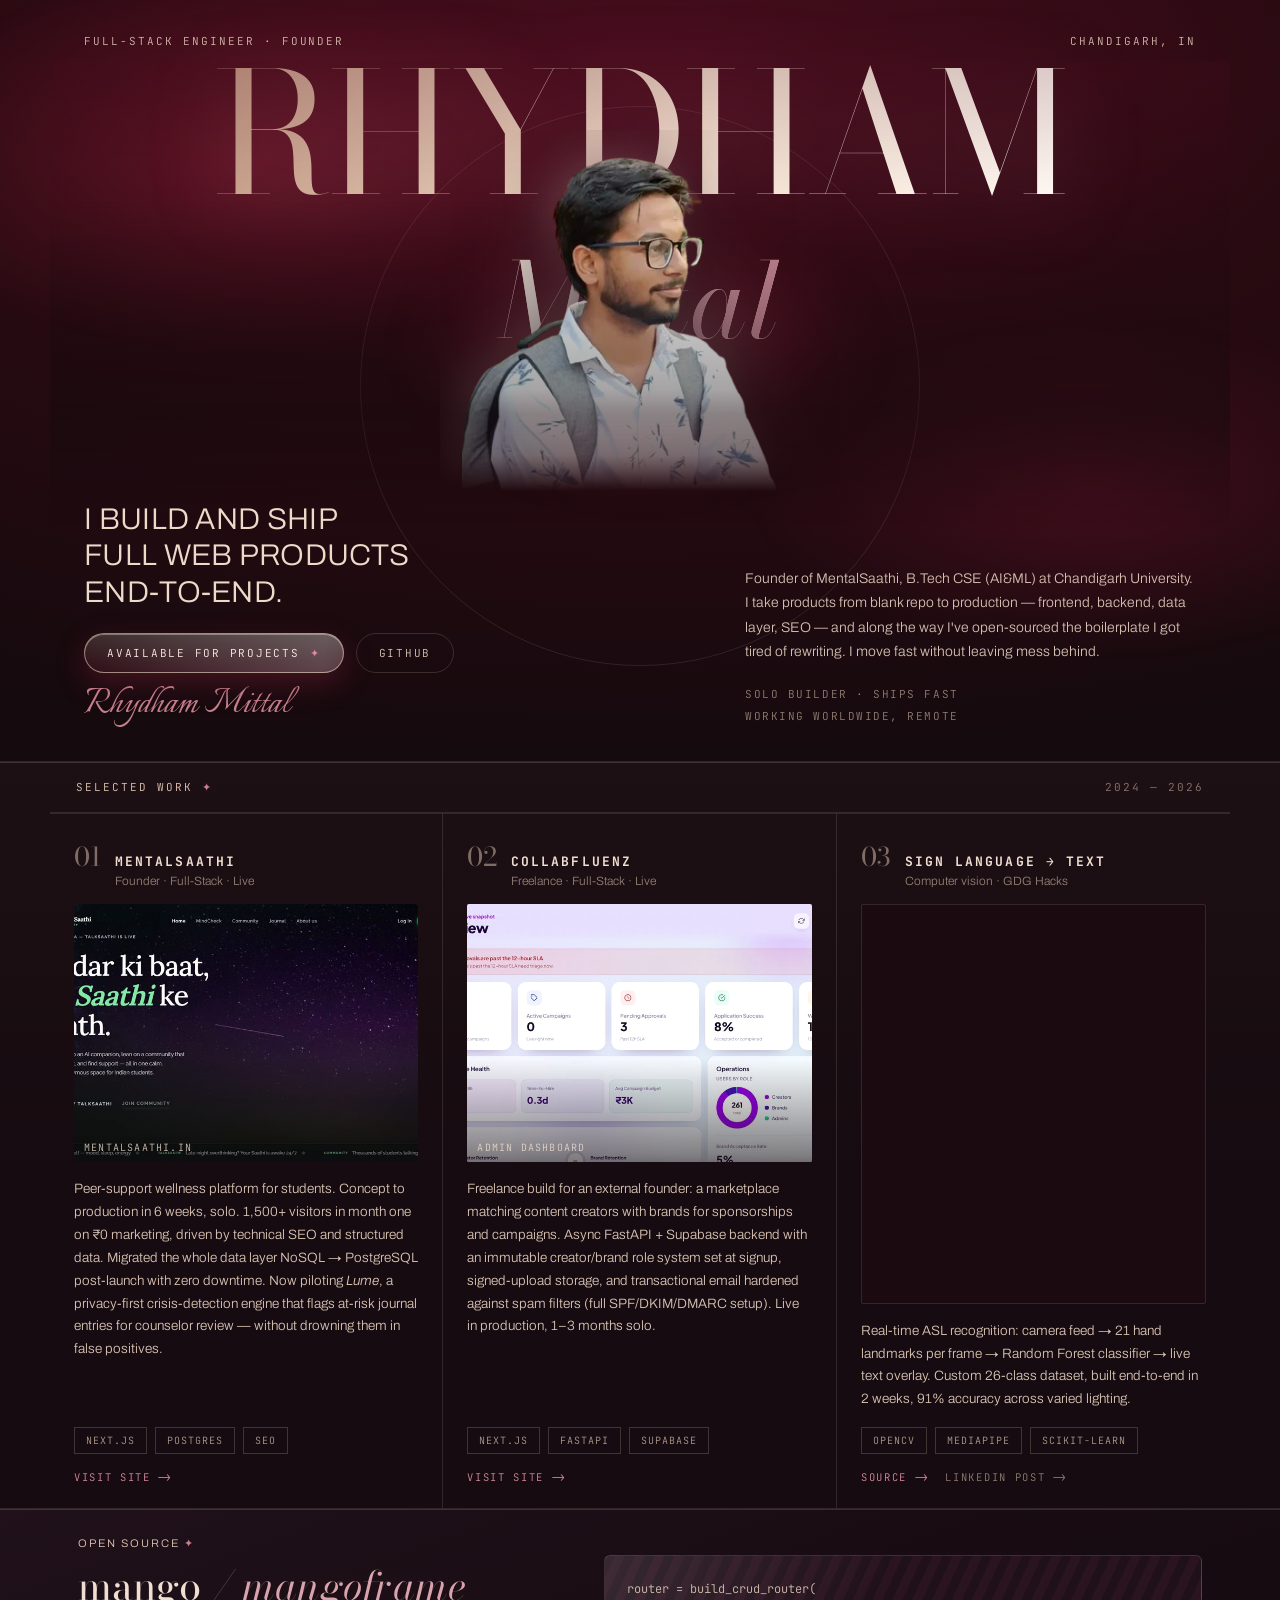
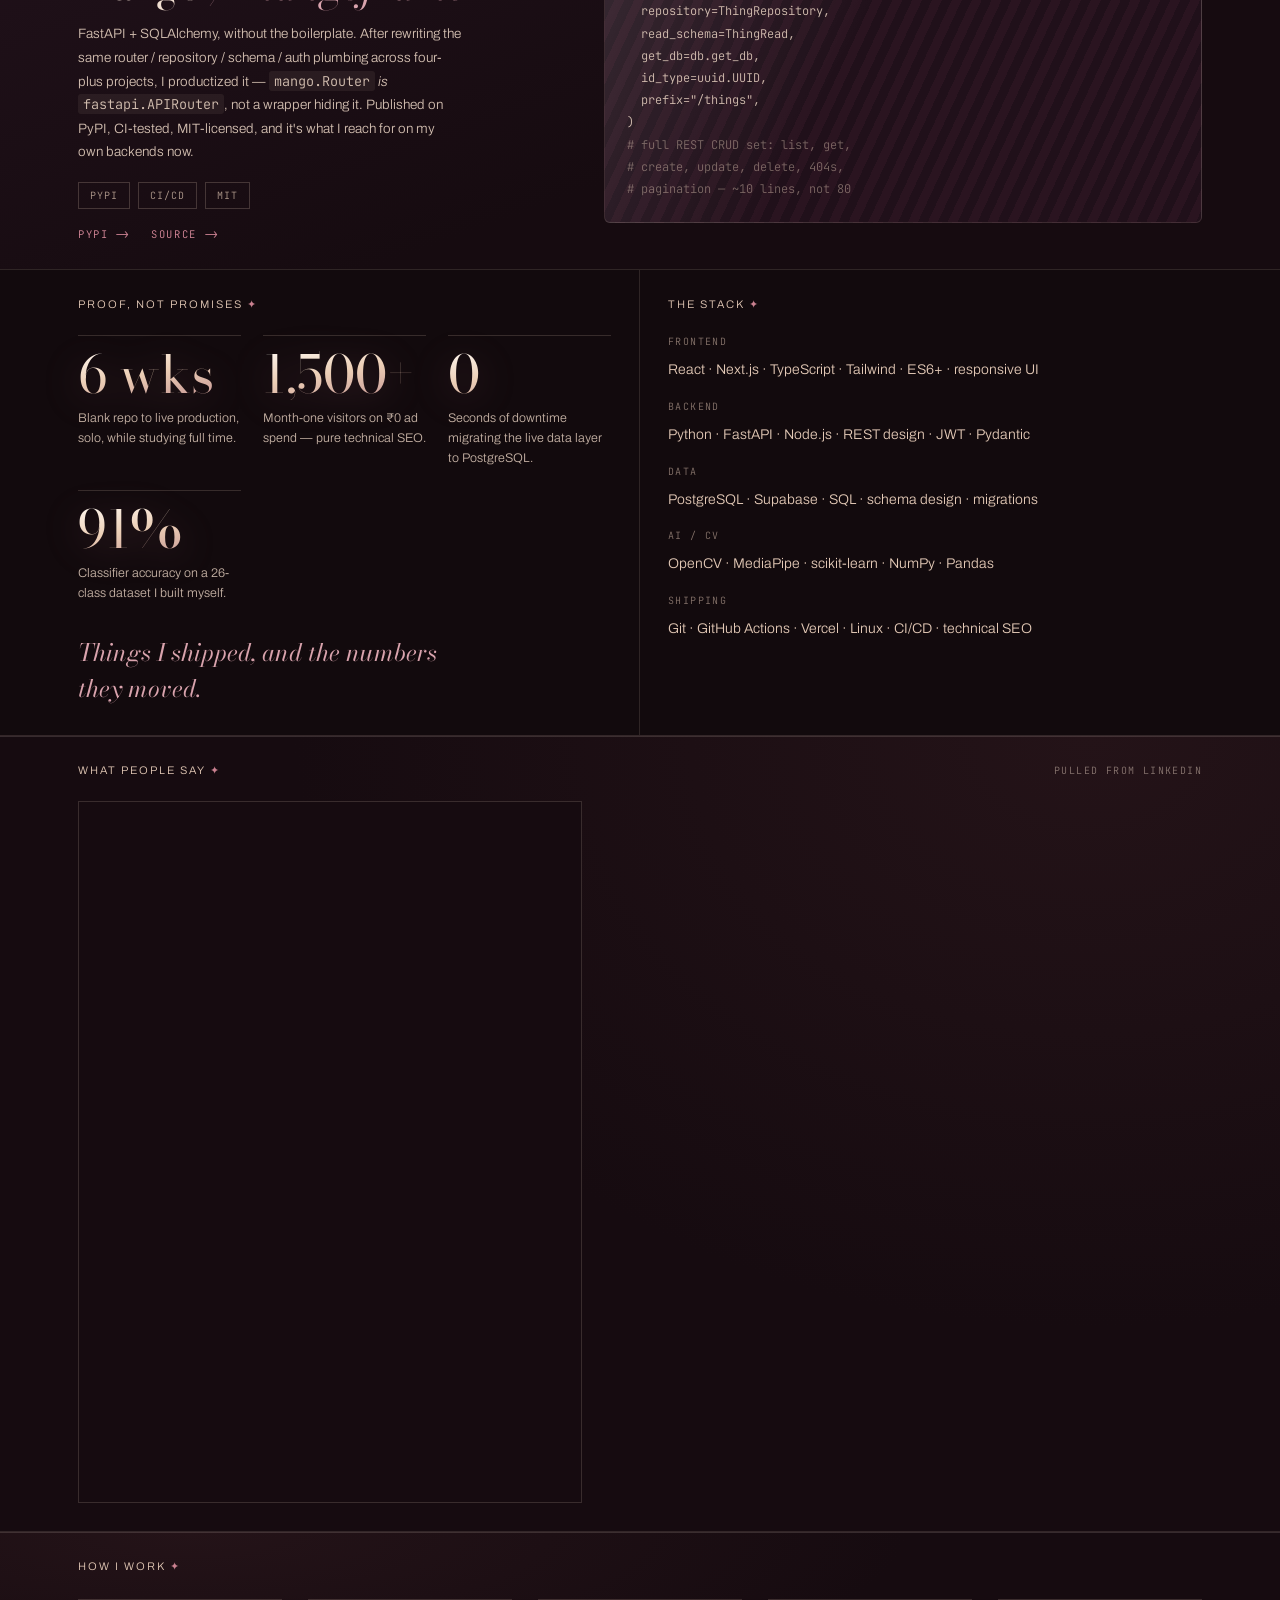
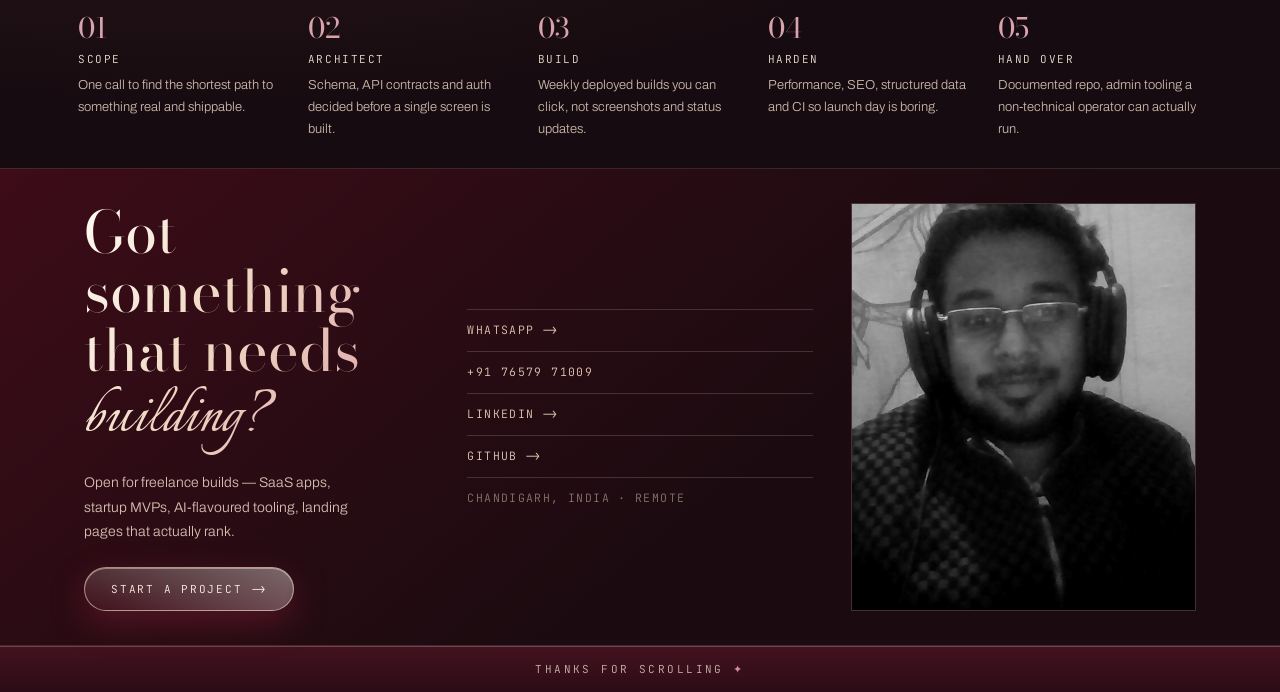
<file: index.html>
<!DOCTYPE html>
<html lang="en">
<head>
<meta charset="utf-8">
<title>Rhydham Mittal — Full-Stack Engineer &amp; Founder | Freelance Web &amp; AI Developer</title>
<meta name="description" content="Rhydham Mittal is a full-stack engineer and founder based in Chandigarh, India. I build and ship full web products end-to-end — Next.js, FastAPI, PostgreSQL, and AI integrations — for startups and founders, available for freelance work worldwide.">
<meta name="keywords" content="Rhydham Mittal, full-stack developer, freelance web developer, Next.js developer, FastAPI developer, founder, MentalSaathi, CollabFluenz, Chandigarh developer, India freelancer, AI developer">
<meta name="author" content="Rhydham Mittal">
<meta name="robots" content="index, follow">
<meta name="theme-color" content="#120a0d">
<link rel="canonical" href="https://rhydham-mittal27.github.io/">
<meta name="viewport" content="width=device-width, initial-scale=1">

<!-- Favicons -->
<link rel="icon" href="favicon.ico" sizes="any">
<link rel="icon" type="image/png" sizes="32x32" href="assets/favicon-32.png">
<link rel="icon" type="image/png" sizes="16x16" href="assets/favicon-16.png">
<link rel="apple-touch-icon" sizes="180x180" href="assets/favicon-180.png">
<link rel="icon" type="image/png" sizes="192x192" href="assets/favicon-192.png">

<!-- Open Graph -->
<meta property="og:type" content="website">
<meta property="og:url" content="https://rhydham-mittal27.github.io/">
<meta property="og:title" content="Rhydham Mittal — Full-Stack Engineer &amp; Founder">
<meta property="og:description" content="I build and ship full web products end-to-end. Founder of MentalSaathi, freelance builder of CollabFluenz, and creator of the mango open-source framework. Available for freelance work worldwide.">
<meta property="og:image" content="https://rhydham-mittal27.github.io/assets/og-image.jpg">
<meta property="og:image:width" content="1200">
<meta property="og:image:height" content="630">
<meta property="og:locale" content="en_US">
<meta property="og:site_name" content="Rhydham Mittal">

<!-- Twitter Card -->
<meta name="twitter:card" content="summary_large_image">
<meta name="twitter:title" content="Rhydham Mittal — Full-Stack Engineer &amp; Founder">
<meta name="twitter:description" content="I build and ship full web products end-to-end. Founder of MentalSaathi, freelance builder of CollabFluenz, creator of the mango open-source framework.">
<meta name="twitter:image" content="https://rhydham-mittal27.github.io/assets/og-image.jpg">

<!-- Structured data -->
<script type="application/ld+json">
{
  "@context": "https://schema.org",
  "@type": "Person",
  "name": "Rhydham Mittal",
  "url": "https://rhydham-mittal27.github.io/",
  "image": "https://rhydham-mittal27.github.io/assets/rhydham.jpg",
  "jobTitle": "Full-Stack Engineer & Founder",
  "description": "Full-stack engineer and founder building web products end-to-end — frontend, backend, data layer, and SEO — for startups and freelance clients.",
  "email": "mailto:rhydham937@gmail.com",
  "telephone": "+91-76579-71009",
  "address": {
    "@type": "PostalAddress",
    "addressLocality": "Chandigarh",
    "addressCountry": "IN"
  },
  "alumniOf": {
    "@type": "CollegeOrUniversity",
    "name": "Chandigarh University"
  },
  "contactPoint": {
    "@type": "ContactPoint",
    "contactType": "sales",
    "url": "https://wa.me/917657971009",
    "availableLanguage": ["English", "Hindi"]
  },
  "sameAs": [
    "https://github.com/rhydham-mittal27",
    "https://linkedin.com/in/rhydhammittal27"
  ],
  "knowsAbout": ["Full-Stack Development", "Next.js", "FastAPI", "PostgreSQL", "React", "TypeScript", "Machine Learning", "Technical SEO"]
}
</script>

<link rel="preconnect" href="https://fonts.googleapis.com" />
<link rel="preconnect" href="https://fonts.gstatic.com" crossorigin="" />
<link href="https://fonts.googleapis.com/css2?family=Bodoni+Moda:ital,opsz,wght@0,6..96,400;0,6..96,500;1,6..96,400&family=Archivo:wght@300;400;500;600&family=Italianno&family=JetBrains+Mono:wght@400&display=swap" rel="stylesheet" />
<link rel="preload" as="image" href="assets/rhydham-hero.png" fetchpriority="high">
<style>
  * { box-sizing: border-box; }
  html, body { margin: 0; padding: 0; }
  body { background: #120a0d; }
  a { color: #e3c9b6; text-decoration: none; }
  a:hover { color: #d98a9b; }
  ::selection { background: #5c1123; color: #f0ded0; }

  @keyframes sdRise { from { opacity: 0; transform: translate3d(0, 90px, -300px) rotateX(10deg); } to { opacity: 1; transform: none; } }
  @keyframes sdCard { from { opacity: 0; transform: translate3d(0, 70px, -260px) rotateY(14deg); } to { opacity: 1; transform: none; } }
  @keyframes sdPop { from { opacity: 0; transform: translate3d(0, 40px, -180px) scale(0.9); } to { opacity: 1; transform: none; } }
  @keyframes sdTitleOut { to { transform: translate3d(0, -12vh, -560px) scale(0.94); opacity: 0.2; } }
  @keyframes sdPortraitOut { to { transform: translateX(-50%) translate3d(0, 4vh, 180px); opacity: 0.35; } }
  @keyframes sdMetaOut { to { transform: translate3d(0, -4vh, -220px); opacity: 0.25; } }
  @keyframes sheen { 0% { background-position: -140% 0; } 100% { background-position: 240% 0; } }
  @keyframes glowPulse { 0%,100% { opacity: 0.55; } 50% { opacity: 1; } }
  @keyframes sdFloat { from { transform: translate3d(0,0,0); } to { transform: translate3d(0,-26px,60px); } }

  @supports not (animation-timeline: view()) {
    [data-sd] { animation: none !important; opacity: 1 !important; transform: none !important; }
  }
  @media (prefers-reduced-motion: reduce) {
    [data-sd] { animation: none !important; opacity: 1 !important; transform: none !important; }
  }

  .hero-btn:hover { border-color: #d98a9b !important; background: rgba(92,17,35,0.55) !important; color: #f3e2d4 !important; }
  .gh-btn:hover { border-color: rgba(227,201,182,0.5) !important; color: #f3e2d4 !important; }
  .work-card { transition: transform .5s cubic-bezier(.2,.7,.3,1), box-shadow .5s, background .5s; }
  .work-card:hover {
    transform: translate3d(0,-10px,60px) rotateY(-4deg);
    background: linear-gradient(180deg,rgba(146,38,64,0.35),rgba(92,17,35,0.18));
    box-shadow: inset 0 1px 0 rgba(255,245,235,0.4), 0 26px 60px rgba(150,34,62,0.35);
  }
  .contact-btn:hover { background: #d98a9b !important; color: #1b0b10 !important; }

  .portrait-img {
    position: absolute; left: 50%; bottom: 0; transform: translateX(-50%);
    height: 84%; width: min(400px, 54%);
    object-fit: contain; object-position: bottom center;
    filter: contrast(1.12) brightness(1.02) saturate(1.08) drop-shadow(0 18px 46px rgba(10,4,7,0.6)) drop-shadow(-10px -6px 16px rgba(233,168,178,0.28));
    -webkit-mask-image: linear-gradient(180deg, #000 72%, rgba(0,0,0,0.55) 90%, transparent 100%);
    mask-image: linear-gradient(180deg, #000 72%, rgba(0,0,0,0.55) 90%, transparent 100%);
    z-index: 3;
  }

  /* ---- Responsive ---- */
  @media (max-width: 900px) {
    .work-card { border-right: none !important; border-bottom: 1px solid rgba(227,201,182,0.14) !important; }
  }
  @media (max-width: 760px) {
    .hero-meta-grid { grid-template-columns: 1fr !important; }
    .mango-grid { grid-template-columns: 1fr !important; }
    .proof-col-left { border-right: none !important; border-bottom: 1px solid rgba(227,201,182,0.14) !important; padding-bottom: 24px !important; }
    .hero-top-row { flex-wrap: wrap !important; gap: 8px !important; }
  }
  @media (max-width: 420px) {
    .hero-title { font-size: clamp(36px, 15vw, 168px) !important; }
  }
</style>
</head>
<body>
<div style="background:#120a0d;color:#e3c9b6;font-family:Archivo,Helvetica,sans-serif;font-weight:300;padding:0;min-height:100vh;perspective:1500px;perspective-origin:50% 40%">
  <div style="width:100%;border:0;transform-style:preserve-3d">

    <!-- HERO -->
    <section style="position:relative;overflow:hidden;width:100%;background:radial-gradient(120% 90% at 50% 10%, #4a0d1e 0%, #2a0a12 45%, #150a0e 100%);transform-style:preserve-3d">
      <div style="max-width:1180px;margin:0 auto;padding:clamp(18px,3vw,34px);position:relative;transform-style:preserve-3d">
      <div data-sd="" aria-hidden="true" style="position:absolute;inset:-10%;z-index:0;background:radial-gradient(38% 30% at 22% 26%, rgba(153,32,58,0.42) 0%, transparent 70%),radial-gradient(34% 26% at 82% 62%, rgba(96,18,38,0.5) 0%, transparent 72%);animation:sdFloat linear both;animation-timeline:scroll(root);animation-range:0 90vh"></div>
      <div data-sd="" aria-hidden="true" style="position:absolute;left:50%;top:14%;width:min(560px,74%);aspect-ratio:1;transform:translateX(-50%);border:1px solid rgba(227,201,182,0.12);border-radius:50%;z-index:1;animation:sdPortraitOut linear both;animation-timeline:scroll(root);animation-range:0 80vh"></div>
      <div class="hero-top-row" style="position:relative;display:flex;justify-content:space-between;font-family:'JetBrains Mono',monospace;font-size:11px;letter-spacing:0.18em;color:rgba(238,216,199,0.84);z-index:4">
        <span>FULL-STACK ENGINEER &middot; FOUNDER</span>
        <span>CHANDIGARH, IN</span>
      </div>

      <div style="position:relative;height:clamp(260px,38vw,430px);margin-top:clamp(6px,1vw,14px)">
        <div data-sd="" aria-hidden="true" style="position:absolute;left:50%;bottom:-6%;transform:translateX(-50%);width:min(620px,74%);height:86%;border-radius:50%;background:radial-gradient(50% 50% at 50% 55%, rgba(233,168,178,0.42) 0%, rgba(150,34,62,0.28) 42%, transparent 74%);filter:blur(22px);z-index:2;animation:glowPulse 7s ease-in-out infinite"></div>
        <img src="assets/rhydham-hero.png" alt="Rhydham Mittal, full-stack engineer" class="portrait-img" width="392" height="397" fetchpriority="high" decoding="async" />
        <div aria-hidden="true" style="position:absolute;top:0;bottom:calc(-1 * clamp(18px,3vw,34px));left:calc(-1 * clamp(18px,3vw,34px));right:calc(-1 * clamp(18px,3vw,34px));background:linear-gradient(180deg, rgba(74,13,30,0.2) 0%, rgba(21,10,14,0) 30%, rgba(18,10,13,0.42) 76%, rgba(18,10,13,0.22) 90%, rgba(18,10,13,0) 100%);z-index:4;pointer-events:none"></div>
        <h1 data-sd="" class="hero-title" style="position:absolute;left:0;right:0;top:0;margin:0;z-index:2;font-family:'Bodoni Moda',serif;font-weight:400;font-size:clamp(56px,13.2vw,168px);line-height:0.86;letter-spacing:-0.01em;text-align:center;background:linear-gradient(104deg,#b98b74 0%,#f6e3d2 22%,#fffaf4 34%,#e9c6ab 48%,#c98e8f 66%,#f4ddc9 82%,#b0806c 100%);background-size:260% 100%;-webkit-background-clip:text;background-clip:text;color:transparent;-webkit-text-fill-color:transparent;animation:sheen 9s linear infinite, sdTitleOut linear both;animation-timeline:auto, scroll(root);animation-range:normal, 0 72vh;filter:drop-shadow(0 10px 40px rgba(214,138,155,0.28))">RHYDHAM<br /><span style="font-style:italic;font-size:0.62em;letter-spacing:0.02em;background:linear-gradient(112deg,#f6dfd0 0%,#fffaf4 26%,#e2a7b1 58%,#c07c8c 100%);-webkit-background-clip:text;background-clip:text;-webkit-text-fill-color:transparent;color:transparent">Mittal</span></h1>
      </div>

      <div data-sd="" class="hero-meta-grid" style="animation:sdMetaOut linear both;animation-timeline:scroll(root);animation-range:20vh 95vh;position:relative;z-index:5;display:grid;grid-template-columns:minmax(0,1.15fr) minmax(0,0.85fr);gap:clamp(16px,4vw,54px);align-items:end;margin-top:clamp(4px,1vw,10px)">
        <div>
          <p style="margin:0;font-size:clamp(19px,2.5vw,30px);line-height:1.22;letter-spacing:0.01em;color:#eddac9;text-transform:uppercase;text-wrap:pretty">I build and ship<br />full web products<br />end&#8209;to&#8209;end.</p>
          <div style="display:flex;flex-wrap:wrap;gap:12px;margin-top:clamp(14px,2vw,22px)">
            <a href="https://wa.me/917657971009?text=Hi%20Rhydham%2C%20I%20found%20your%20portfolio%20and%20I%27d%20like%20to%20talk%20about%20a%20project." target="_blank" rel="noopener" class="hero-btn" style="position:relative;overflow:hidden;display:inline-flex;align-items:center;gap:10px;border:1px solid rgba(240,214,196,0.55);border-radius:999px;padding:12px 22px;font-family:'JetBrains Mono',monospace;font-size:11px;letter-spacing:0.16em;color:#fdf1e6;background:linear-gradient(100deg,rgba(255,255,255,0) 0%,rgba(255,255,255,0.22) 42%,rgba(255,255,255,0) 68%),linear-gradient(180deg,rgba(255,232,214,0.16),rgba(92,17,35,0.35));background-size:220% 100%,100% 100%;box-shadow:inset 0 1px 0 rgba(255,245,235,0.35),0 10px 28px rgba(150,34,62,0.35);animation:sheen 4.5s linear infinite;transition:box-shadow .4s,transform .4s">AVAILABLE FOR PROJECTS <span style="color:#d98a9b">&#10022;</span></a>
            <a href="https://github.com/rhydham-mittal27" rel="me" class="gh-btn" style="display:inline-flex;align-items:center;border:1px solid rgba(227,201,182,0.18);border-radius:999px;padding:12px 22px;font-family:'JetBrains Mono',monospace;font-size:11px;letter-spacing:0.16em;color:rgba(238,216,199,0.9)">GITHUB</a>
          </div>
          <div style="font-family:Italianno,cursive;font-size:clamp(30px,4vw,44px);color:#c9808f;margin-top:10px;line-height:1">Rhydham Mittal</div>
        </div>
        <div style="display:flex;flex-direction:column;gap:18px">
          <p style="margin:0;font-size:14px;line-height:1.75;color:rgba(238,216,199,0.88);text-wrap:pretty">Founder of MentalSaathi, B.Tech CSE (AI&amp;ML) at Chandigarh University. I take products from blank repo to production &mdash; frontend, backend, data layer, SEO &mdash; and along the way I've open-sourced the boilerplate I got tired of rewriting. I move fast without leaving mess behind.</p>
          <div style="font-family:'JetBrains Mono',monospace;font-size:11px;letter-spacing:0.14em;color:rgba(227,201,182,0.6);line-height:2">SOLO BUILDER &middot; SHIPS FAST<br />WORKING WORLDWIDE, REMOTE</div>
        </div>
      </div>
      </div>
    </section>

    <!-- SELECTED WORK -->
    <section data-sd="" style="animation:sdRise linear both;animation-timeline:view();animation-range:entry 0% cover 30%;transform-style:preserve-3d;width:100%;border-top:1px solid rgba(227,201,182,0.14);box-shadow:inset 0 1px 0 rgba(255,238,224,0.14);background:linear-gradient(180deg,#1d1014 0%,#160b10 55%)">
      <div style="max-width:1180px;margin:0 auto">
      <div style="display:flex;justify-content:space-between;align-items:center;padding:18px clamp(16px,2.5vw,26px);font-family:'JetBrains Mono',monospace;font-size:11px;letter-spacing:0.18em;color:#e3c9b6">
        <h2 style="margin:0;font:inherit;display:inline">SELECTED WORK <span style="color:#c9808f">&#10022;</span></h2>
        <span style="color:rgba(227,201,182,0.55)">2024 &mdash; 2026</span>
      </div>
      <div style="display:grid;grid-template-columns:repeat(auto-fit,minmax(260px,1fr));border-top:1px solid rgba(227,201,182,0.14)">

        <article data-sd="" class="work-card" style="animation:sdCard linear both;animation-timeline:view();animation-range:entry 0% cover 34%;transform-style:preserve-3d;box-shadow:inset 0 1px 0 rgba(255,238,224,0.1);border-right:1px solid rgba(227,201,182,0.14);padding:clamp(16px,2vw,24px);display:flex;flex-direction:column;gap:16px">
          <div style="display:flex;gap:14px;align-items:baseline">
            <span style="font-family:'Bodoni Moda',serif;font-size:26px;color:rgba(227,201,182,0.5)">01</span>
            <div>
              <h3 style="margin:0;font-family:'JetBrains Mono',monospace;font-size:13px;letter-spacing:0.16em;color:#f0ded0">MENTALSAATHI</h3>
              <div style="font-size:12px;color:rgba(227,201,182,0.6);margin-top:4px">Founder &middot; Full-Stack &middot; Live</div>
            </div>
          </div>
          <div style="aspect-ratio:4/3;overflow:hidden;border-radius:2px;box-shadow:inset 0 1px 0 rgba(255,245,235,0.18);position:relative">
            <img src="assets/mentalsaathi-screenshot.jpg" alt="MentalSaathi peer-support wellness platform homepage screenshot" width="960" height="478" loading="lazy" decoding="async" style="width:100%;height:100%;object-fit:cover;object-position:top center;filter:saturate(1.05) contrast(1.03)" />
            <div aria-hidden="true" style="position:absolute;inset:0;background:linear-gradient(180deg,rgba(18,10,13,0) 60%,rgba(18,10,13,0.55) 100%)"></div>
            <span style="position:absolute;left:10px;bottom:8px;font-family:'JetBrains Mono',monospace;font-size:10px;letter-spacing:0.12em;color:rgba(240,222,208,0.85)">MENTALSAATHI.IN</span>
          </div>
          <p style="margin:0;font-size:13.5px;line-height:1.7;color:rgba(238,216,199,0.9);text-wrap:pretty">Peer-support wellness platform for students. Concept to production in 6 weeks, solo. 1,500+ visitors in month one on &#8377;0 marketing, driven by technical SEO and structured data. Migrated the whole data layer NoSQL &rarr; PostgreSQL post-launch with zero downtime. Now piloting <em style="font-style:italic;color:#e3c9b6">Lume</em>, a privacy-first crisis-detection engine that flags at-risk journal entries for counselor review &mdash; without drowning them in false positives.</p>
          <div style="display:flex;flex-wrap:wrap;gap:8px;margin-top:auto">
            <span style="border:1px solid rgba(227,201,182,0.22);padding:6px 11px;font-family:'JetBrains Mono',monospace;font-size:10px;letter-spacing:0.1em;color:rgba(227,201,182,0.75)">NEXT.JS</span>
            <span style="border:1px solid rgba(227,201,182,0.22);padding:6px 11px;font-family:'JetBrains Mono',monospace;font-size:10px;letter-spacing:0.1em;color:rgba(227,201,182,0.75)">POSTGRES</span>
            <span style="border:1px solid rgba(227,201,182,0.22);padding:6px 11px;font-family:'JetBrains Mono',monospace;font-size:10px;letter-spacing:0.1em;color:rgba(227,201,182,0.75)">SEO</span>
          </div>
          <a href="https://mentalsaathi.in" style="font-family:'JetBrains Mono',monospace;font-size:10.5px;letter-spacing:0.16em;color:#d98a9b">VISIT SITE &#10230;</a>
        </article>

        <article data-sd="" class="work-card" style="animation:sdCard linear both;animation-timeline:view();animation-range:entry 0% cover 42%;transform-style:preserve-3d;box-shadow:inset 0 1px 0 rgba(255,238,224,0.1);border-right:1px solid rgba(227,201,182,0.14);padding:clamp(16px,2vw,24px);display:flex;flex-direction:column;gap:16px">
          <div style="display:flex;gap:14px;align-items:baseline">
            <span style="font-family:'Bodoni Moda',serif;font-size:26px;color:rgba(227,201,182,0.5)">02</span>
            <div>
              <h3 style="margin:0;font-family:'JetBrains Mono',monospace;font-size:13px;letter-spacing:0.16em;color:#f0ded0">COLLABFLUENZ</h3>
              <div style="font-size:12px;color:rgba(227,201,182,0.6);margin-top:4px">Freelance &middot; Full-Stack &middot; Live</div>
            </div>
          </div>
          <div style="aspect-ratio:4/3;overflow:hidden;border-radius:2px;box-shadow:inset 0 1px 0 rgba(255,245,235,0.18);position:relative">
            <img src="assets/collabfluenz-screenshot.jpg" alt="CollabFluenz creator and brand marketplace admin dashboard screenshot" width="960" height="477" loading="lazy" decoding="async" style="width:100%;height:100%;object-fit:cover;object-position:top center;filter:saturate(1.05) contrast(1.03)" />
            <div aria-hidden="true" style="position:absolute;inset:0;background:linear-gradient(180deg,rgba(18,10,13,0) 60%,rgba(18,10,13,0.55) 100%)"></div>
            <span style="position:absolute;left:10px;bottom:8px;font-family:'JetBrains Mono',monospace;font-size:10px;letter-spacing:0.12em;color:rgba(240,222,208,0.85)">ADMIN DASHBOARD</span>
          </div>
          <p style="margin:0;font-size:13.5px;line-height:1.7;color:rgba(238,216,199,0.9);text-wrap:pretty">Freelance build for an external founder: a marketplace matching content creators with brands for sponsorships and campaigns. Async FastAPI + Supabase backend with an immutable creator/brand role system set at signup, signed-upload storage, and transactional email hardened against spam filters (full SPF/DKIM/DMARC setup). Live in production, 1&ndash;3 months solo.</p>
          <div style="display:flex;flex-wrap:wrap;gap:8px;margin-top:auto">
            <span style="border:1px solid rgba(227,201,182,0.22);padding:6px 11px;font-family:'JetBrains Mono',monospace;font-size:10px;letter-spacing:0.1em;color:rgba(227,201,182,0.75)">NEXT.JS</span>
            <span style="border:1px solid rgba(227,201,182,0.22);padding:6px 11px;font-family:'JetBrains Mono',monospace;font-size:10px;letter-spacing:0.1em;color:rgba(227,201,182,0.75)">FASTAPI</span>
            <span style="border:1px solid rgba(227,201,182,0.22);padding:6px 11px;font-family:'JetBrains Mono',monospace;font-size:10px;letter-spacing:0.1em;color:rgba(227,201,182,0.75)">SUPABASE</span>
          </div>
          <a href="https://collabfluenz.com" style="font-family:'JetBrains Mono',monospace;font-size:10.5px;letter-spacing:0.16em;color:#d98a9b">VISIT SITE &#10230;</a>
        </article>

        <article data-sd="" class="work-card" style="animation:sdCard linear both;animation-timeline:view();animation-range:entry 0% cover 50%;transform-style:preserve-3d;box-shadow:inset 0 1px 0 rgba(255,238,224,0.1);padding:clamp(16px,2vw,24px);display:flex;flex-direction:column;gap:16px">
          <div style="display:flex;gap:14px;align-items:baseline">
            <span style="font-family:'Bodoni Moda',serif;font-size:26px;color:rgba(227,201,182,0.5)">03</span>
            <div>
              <h3 style="margin:0;font-family:'JetBrains Mono',monospace;font-size:13px;letter-spacing:0.16em;color:#f0ded0">SIGN LANGUAGE &rarr; TEXT</h3>
              <div style="font-size:12px;color:rgba(227,201,182,0.6);margin-top:4px">Computer vision &middot; GDG Hacks</div>
            </div>
          </div>
          <div style="border-radius:2px;overflow:hidden;border:1px solid rgba(227,201,182,0.14);background:#1b0b10;height:400px">
            <iframe src="https://www.linkedin.com/embed/feed/update/urn:li:ugcPost:7296959869994078208?collapsed=1" height="541" width="100%" frameborder="0" allowfullscreen title="Sign Language to Text — demo video" style="display:block;width:100%;height:541px;border:0"></iframe>
          </div>
          <p style="margin:0;font-size:13.5px;line-height:1.7;color:rgba(238,216,199,0.9);text-wrap:pretty">Real-time ASL recognition: camera feed &rarr; 21 hand landmarks per frame &rarr; Random Forest classifier &rarr; live text overlay. Custom 26-class dataset, built end-to-end in 2 weeks, 91% accuracy across varied lighting.</p>
          <div style="display:flex;flex-wrap:wrap;gap:8px;margin-top:auto">
            <span style="border:1px solid rgba(227,201,182,0.22);padding:6px 11px;font-family:'JetBrains Mono',monospace;font-size:10px;letter-spacing:0.1em;color:rgba(227,201,182,0.75)">OPENCV</span>
            <span style="border:1px solid rgba(227,201,182,0.22);padding:6px 11px;font-family:'JetBrains Mono',monospace;font-size:10px;letter-spacing:0.1em;color:rgba(227,201,182,0.75)">MEDIAPIPE</span>
            <span style="border:1px solid rgba(227,201,182,0.22);padding:6px 11px;font-family:'JetBrains Mono',monospace;font-size:10px;letter-spacing:0.1em;color:rgba(227,201,182,0.75)">SCIKIT-LEARN</span>
          </div>
          <div style="display:flex;gap:16px;flex-wrap:wrap">
            <a href="https://github.com/rhydham-mittal27" style="font-family:'JetBrains Mono',monospace;font-size:10.5px;letter-spacing:0.16em;color:#d98a9b">SOURCE &#10230;</a>
            <a href="https://www.linkedin.com/feed/update/urn:li:ugcPost:7296959869994078208" style="font-family:'JetBrains Mono',monospace;font-size:10.5px;letter-spacing:0.16em;color:rgba(227,201,182,0.6)">LINKEDIN POST &#10230;</a>
          </div>
        </article>
      </div>
      </div>
    </section>

    <!-- FEATURED PACKAGE: MANGO -->
    <section data-sd="" style="animation:sdRise linear both;animation-timeline:view();animation-range:entry 0% cover 30%;transform-style:preserve-3d;width:100%;border-top:1px solid rgba(227,201,182,0.14);box-shadow:inset 0 1px 0 rgba(255,238,224,0.14);background:linear-gradient(160deg,#20111a 0%,#160b10 60%)">
      <div class="mango-grid" style="max-width:1180px;margin:0 auto;padding:clamp(18px,2.5vw,28px);display:grid;grid-template-columns:minmax(0,0.9fr) minmax(0,1.1fr);gap:clamp(18px,3vw,36px);align-items:center">
      <div>
        <h2 style="margin:0 0 14px;font:inherit;font-size:11px;letter-spacing:0.18em;color:#e3c9b6">OPEN SOURCE <span style="color:#c9808f">&#10022;</span></h2>
        <h3 style="margin:0;font-family:'Bodoni Moda',serif;font-weight:400;font-size:clamp(26px,3.6vw,40px);line-height:1.1;color:#f0ded0">mango <span style="font-style:italic;color:#d9a3ad">/ mangoframe</span></h3>
        <p style="margin:14px 0 0;font-size:13.5px;line-height:1.75;color:rgba(238,216,199,0.88);max-width:48ch;text-wrap:pretty">FastAPI + SQLAlchemy, without the boilerplate. After rewriting the same router / repository / schema / auth plumbing across four-plus projects, I productized it &mdash; <code style="font-family:'JetBrains Mono',monospace;background:rgba(227,201,182,0.08);padding:1px 5px;border-radius:3px">mango.Router</code> <em>is</em> <code style="font-family:'JetBrains Mono',monospace;background:rgba(227,201,182,0.08);padding:1px 5px;border-radius:3px">fastapi.APIRouter</code>, not a wrapper hiding it. Published on PyPI, CI-tested, MIT-licensed, and it's what I reach for on my own backends now.</p>
        <div style="display:flex;flex-wrap:wrap;gap:8px;margin-top:18px">
          <span style="border:1px solid rgba(227,201,182,0.22);padding:6px 11px;font-family:'JetBrains Mono',monospace;font-size:10px;letter-spacing:0.1em;color:rgba(227,201,182,0.75)">PYPI</span>
          <span style="border:1px solid rgba(227,201,182,0.22);padding:6px 11px;font-family:'JetBrains Mono',monospace;font-size:10px;letter-spacing:0.1em;color:rgba(227,201,182,0.75)">CI/CD</span>
          <span style="border:1px solid rgba(227,201,182,0.22);padding:6px 11px;font-family:'JetBrains Mono',monospace;font-size:10px;letter-spacing:0.1em;color:rgba(227,201,182,0.75)">MIT</span>
        </div>
        <div style="display:flex;gap:20px;margin-top:18px;flex-wrap:wrap">
          <a href="https://pypi.org/project/mangoframe/" style="font-family:'JetBrains Mono',monospace;font-size:10.5px;letter-spacing:0.16em;color:#d98a9b">PYPI &#10230;</a>
          <a href="https://github.com/rhydham-mittal27/mango" style="font-family:'JetBrains Mono',monospace;font-size:10.5px;letter-spacing:0.16em;color:#d98a9b">SOURCE &#10230;</a>
        </div>
      </div>
      <div style="background:linear-gradient(118deg,rgba(255,255,255,0.1) 0%,rgba(255,255,255,0) 40%),repeating-linear-gradient(115deg,#20101a 0px,#20101a 9px,#2a1420 9px,#2a1420 18px);border:1px solid rgba(227,201,182,0.14);border-radius:6px;padding:clamp(16px,2vw,22px);font-family:'JetBrains Mono',monospace;font-size:12px;line-height:1.85;color:rgba(238,216,199,0.85);overflow-x:auto;white-space:pre">router = build_crud_router(
  repository=ThingRepository,
  read_schema=ThingRead,
  get_db=db.get_db,
  id_type=uuid.UUID,
  prefix="/things",
)
<span style="color:rgba(227,201,182,0.45)"># full REST CRUD set: list, get,
# create, update, delete, 404s,
# pagination &mdash; ~10 lines, not 80</span></div>
      </div>
    </section>

    <!-- PROOF + STACK -->
    <section data-sd="" style="animation:sdRise linear both;animation-timeline:view();animation-range:entry 0% cover 32%;transform-style:preserve-3d;width:100%;border-top:1px solid rgba(227,201,182,0.14)">
      <div style="max-width:1180px;margin:0 auto;display:grid;grid-template-columns:repeat(auto-fit,minmax(300px,1fr))">
      <div class="proof-col-left" style="padding:clamp(18px,2.5vw,28px);border-right:1px solid rgba(227,201,182,0.14)">
        <h2 style="margin:0 0 clamp(16px,2vw,24px);font:inherit;font-size:11px;letter-spacing:0.18em;color:#e3c9b6">PROOF, NOT PROMISES <span style="color:#c9808f">&#10022;</span></h2>
        <div style="display:grid;grid-template-columns:repeat(auto-fit,minmax(150px,1fr));gap:clamp(14px,2vw,22px)">
          <div data-sd="" style="animation:sdPop linear both;animation-timeline:view();animation-range:entry 5% cover 30%;border-top:1px solid rgba(227,201,182,0.18);padding-top:12px">
            <div style="font-family:'Bodoni Moda',serif;font-size:clamp(34px,4.4vw,52px);line-height:1;background:linear-gradient(170deg,#fffaf4 0%,#eccfb6 45%,#c08d8f 100%);-webkit-background-clip:text;background-clip:text;color:transparent;-webkit-text-fill-color:transparent;filter:drop-shadow(0 6px 18px rgba(214,138,155,0.25))">6 wks</div>
            <div style="font-size:12.5px;line-height:1.6;color:rgba(238,216,199,0.82);margin-top:8px">Blank repo to live production, solo, while studying full time.</div>
          </div>
          <div data-sd="" style="animation:sdPop linear both;animation-timeline:view();animation-range:entry 5% cover 36%;border-top:1px solid rgba(227,201,182,0.18);padding-top:12px">
            <div style="font-family:'Bodoni Moda',serif;font-size:clamp(34px,4.4vw,52px);line-height:1;background:linear-gradient(170deg,#fffaf4 0%,#eccfb6 45%,#c08d8f 100%);-webkit-background-clip:text;background-clip:text;color:transparent;-webkit-text-fill-color:transparent;filter:drop-shadow(0 6px 18px rgba(214,138,155,0.25))">1,500+</div>
            <div style="font-size:12.5px;line-height:1.6;color:rgba(238,216,199,0.82);margin-top:8px">Month-one visitors on &#8377;0 ad spend &mdash; pure technical SEO.</div>
          </div>
          <div data-sd="" style="animation:sdPop linear both;animation-timeline:view();animation-range:entry 5% cover 42%;border-top:1px solid rgba(227,201,182,0.18);padding-top:12px">
            <div style="font-family:'Bodoni Moda',serif;font-size:clamp(34px,4.4vw,52px);line-height:1;background:linear-gradient(170deg,#fffaf4 0%,#eccfb6 45%,#c08d8f 100%);-webkit-background-clip:text;background-clip:text;color:transparent;-webkit-text-fill-color:transparent;filter:drop-shadow(0 6px 18px rgba(214,138,155,0.25))">0</div>
            <div style="font-size:12.5px;line-height:1.6;color:rgba(238,216,199,0.82);margin-top:8px">Seconds of downtime migrating the live data layer to PostgreSQL.</div>
          </div>
          <div data-sd="" style="animation:sdPop linear both;animation-timeline:view();animation-range:entry 5% cover 48%;border-top:1px solid rgba(227,201,182,0.18);padding-top:12px">
            <div style="font-family:'Bodoni Moda',serif;font-size:clamp(34px,4.4vw,52px);line-height:1;background:linear-gradient(170deg,#fffaf4 0%,#eccfb6 45%,#c08d8f 100%);-webkit-background-clip:text;background-clip:text;color:transparent;-webkit-text-fill-color:transparent;filter:drop-shadow(0 6px 18px rgba(214,138,155,0.25))">91%</div>
            <div style="font-size:12.5px;line-height:1.6;color:rgba(238,216,199,0.82);margin-top:8px">Classifier accuracy on a 26-class dataset I built myself.</div>
          </div>
        </div>
        <p style="margin:clamp(20px,3vw,32px) 0 0;font-family:'Bodoni Moda',serif;font-style:italic;font-size:clamp(17px,2.2vw,24px);line-height:1.5;color:#d9a3ad;max-width:30ch;text-wrap:pretty">Things I shipped, and the numbers they moved.</p>
      </div>
      <div style="padding:clamp(18px,2.5vw,28px)">
        <h2 style="margin:0 0 clamp(16px,2vw,24px);font:inherit;font-size:11px;letter-spacing:0.18em;color:#e3c9b6">THE STACK <span style="color:#c9808f">&#10022;</span></h2>
        <div style="display:flex;flex-direction:column;gap:18px">
          <div>
            <div style="font-family:'JetBrains Mono',monospace;font-size:10px;letter-spacing:0.14em;color:rgba(227,201,182,0.55);margin-bottom:10px">FRONTEND</div>
            <div style="font-size:14px;line-height:1.7;color:#e3c9b6">React &middot; Next.js &middot; TypeScript &middot; Tailwind &middot; ES6+ &middot; responsive UI</div>
          </div>
          <div>
            <div style="font-family:'JetBrains Mono',monospace;font-size:10px;letter-spacing:0.14em;color:rgba(227,201,182,0.55);margin-bottom:10px">BACKEND</div>
            <div style="font-size:14px;line-height:1.7;color:#e3c9b6">Python &middot; FastAPI &middot; Node.js &middot; REST design &middot; JWT &middot; Pydantic</div>
          </div>
          <div>
            <div style="font-family:'JetBrains Mono',monospace;font-size:10px;letter-spacing:0.14em;color:rgba(227,201,182,0.55);margin-bottom:10px">DATA</div>
            <div style="font-size:14px;line-height:1.7;color:#e3c9b6">PostgreSQL &middot; Supabase &middot; SQL &middot; schema design &middot; migrations</div>
          </div>
          <div>
            <div style="font-family:'JetBrains Mono',monospace;font-size:10px;letter-spacing:0.14em;color:rgba(227,201,182,0.55);margin-bottom:10px">AI / CV</div>
            <div style="font-size:14px;line-height:1.7;color:#e3c9b6">OpenCV &middot; MediaPipe &middot; scikit-learn &middot; NumPy &middot; Pandas</div>
          </div>
          <div>
            <div style="font-family:'JetBrains Mono',monospace;font-size:10px;letter-spacing:0.14em;color:rgba(227,201,182,0.55);margin-bottom:10px">SHIPPING</div>
            <div style="font-size:14px;line-height:1.7;color:#e3c9b6">Git &middot; GitHub Actions &middot; Vercel &middot; Linux &middot; CI/CD &middot; technical SEO</div>
          </div>
        </div>
      </div>
      </div>
    </section>

    <!-- WHAT PEOPLE SAY -->
    <section data-sd="" style="animation:sdRise linear both;animation-timeline:view();animation-range:entry 0% cover 32%;transform-style:preserve-3d;width:100%;border-top:1px solid rgba(227,201,182,0.14);box-shadow:inset 0 1px 0 rgba(255,238,224,0.14);background:radial-gradient(100% 120% at 85% 0%, #241318 0%, #160b10 62%)">
      <div style="max-width:1180px;margin:0 auto;padding:clamp(18px,2.5vw,28px)">
        <div style="display:flex;flex-wrap:wrap;gap:12px;justify-content:space-between;align-items:baseline;margin-bottom:clamp(16px,2vw,24px)">
          <h2 style="margin:0;font:inherit;font-size:11px;letter-spacing:0.18em;color:#e3c9b6">WHAT PEOPLE SAY <span style="color:#c9808f">&#10022;</span></h2>
          <div style="font-family:'JetBrains Mono',monospace;font-size:10px;letter-spacing:0.14em;color:rgba(238,216,199,0.5)">PULLED FROM LINKEDIN</div>
        </div>
        <div style="display:grid;grid-template-columns:repeat(auto-fit,minmax(min(100%,320px),1fr));gap:clamp(14px,1.8vw,22px);align-items:stretch">
          <div style="border:1px solid rgba(238,216,199,0.16);box-shadow:inset 0 1px 0 rgba(255,245,235,0.12);background:#160b10;overflow:hidden;display:flex;max-width:504px">
            <iframe src="https://www.linkedin.com/embed/feed/update/urn:li:share:7502352813692182528" title="LinkedIn recommendation post" loading="lazy" allowfullscreen style="display:block;width:100%;height:700px;border:0;background:#160b10"></iframe>
          </div>
        </div>
      </div>
    </section>

    <!-- HOW I WORK -->
    <section data-sd="" style="animation:sdRise linear both;animation-timeline:view();animation-range:entry 0% cover 30%;transform-style:preserve-3d;width:100%;border-top:1px solid rgba(227,201,182,0.14);box-shadow:inset 0 1px 0 rgba(255,238,224,0.14);background:radial-gradient(90% 120% at 15% 0%, #241318 0%, #160b10 62%)">
      <div style="max-width:1180px;margin:0 auto;padding:clamp(18px,2.5vw,28px)">
      <h2 style="margin:0 0 clamp(16px,2vw,26px);font:inherit;font-size:11px;letter-spacing:0.18em;color:#e3c9b6">HOW I WORK <span style="color:#c9808f">&#10022;</span></h2>
      <div style="display:grid;grid-template-columns:repeat(auto-fit,minmax(170px,1fr));gap:clamp(14px,2vw,26px)">
        <div data-sd="" style="animation:sdPop linear both;animation-timeline:view();animation-range:entry 3% cover 31%;border-top:1px solid rgba(227,201,182,0.18);padding-top:14px">
          <div style="font-family:'Bodoni Moda',serif;font-size:28px;color:#d9a3ad;line-height:1">01</div>
          <div style="font-family:'JetBrains Mono',monospace;font-size:11px;letter-spacing:0.14em;color:#f0ded0;margin:10px 0 8px">SCOPE</div>
          <div style="font-size:13px;line-height:1.7;color:rgba(238,216,199,0.84)">One call to find the shortest path to something real and shippable.</div>
        </div>
        <div data-sd="" style="animation:sdPop linear both;animation-timeline:view();animation-range:entry 6% cover 36%;border-top:1px solid rgba(227,201,182,0.18);padding-top:14px">
          <div style="font-family:'Bodoni Moda',serif;font-size:28px;color:#d9a3ad;line-height:1">02</div>
          <div style="font-family:'JetBrains Mono',monospace;font-size:11px;letter-spacing:0.14em;color:#f0ded0;margin:10px 0 8px">ARCHITECT</div>
          <div style="font-size:13px;line-height:1.7;color:rgba(238,216,199,0.84)">Schema, API contracts and auth decided before a single screen is built.</div>
        </div>
        <div data-sd="" style="animation:sdPop linear both;animation-timeline:view();animation-range:entry 9% cover 41%;border-top:1px solid rgba(227,201,182,0.18);padding-top:14px">
          <div style="font-family:'Bodoni Moda',serif;font-size:28px;color:#d9a3ad;line-height:1">03</div>
          <div style="font-family:'JetBrains Mono',monospace;font-size:11px;letter-spacing:0.14em;color:#f0ded0;margin:10px 0 8px">BUILD</div>
          <div style="font-size:13px;line-height:1.7;color:rgba(238,216,199,0.84)">Weekly deployed builds you can click, not screenshots and status updates.</div>
        </div>
        <div data-sd="" style="animation:sdPop linear both;animation-timeline:view();animation-range:entry 12% cover 46%;border-top:1px solid rgba(227,201,182,0.18);padding-top:14px">
          <div style="font-family:'Bodoni Moda',serif;font-size:28px;color:#d9a3ad;line-height:1">04</div>
          <div style="font-family:'JetBrains Mono',monospace;font-size:11px;letter-spacing:0.14em;color:#f0ded0;margin:10px 0 8px">HARDEN</div>
          <div style="font-size:13px;line-height:1.7;color:rgba(238,216,199,0.84)">Performance, SEO, structured data and CI so launch day is boring.</div>
        </div>
        <div data-sd="" style="animation:sdPop linear both;animation-timeline:view();animation-range:entry 15% cover 51%;border-top:1px solid rgba(227,201,182,0.18);padding-top:14px">
          <div style="font-family:'Bodoni Moda',serif;font-size:28px;color:#d9a3ad;line-height:1">05</div>
          <div style="font-family:'JetBrains Mono',monospace;font-size:11px;letter-spacing:0.14em;color:#f0ded0;margin:10px 0 8px">HAND OVER</div>
          <div style="font-size:13px;line-height:1.7;color:rgba(238,216,199,0.84)">Documented repo, admin tooling a non-technical operator can actually run.</div>
        </div>
      </div>
      </div>
    </section>

    <!-- CONTACT -->
    <section data-sd="" style="animation:sdRise linear both;animation-timeline:view();animation-range:entry 0% cover 34%;transform-style:preserve-3d;width:100%;border-top:1px solid rgba(227,201,182,0.14);background:linear-gradient(140deg,#3d0c18 0%,#1b0b10 60%)">
      <div style="max-width:1180px;margin:0 auto;display:grid;grid-template-columns:repeat(auto-fit,minmax(220px,1fr));gap:clamp(18px,3vw,40px);padding:clamp(20px,3vw,34px);align-items:center">
      <div>
        <h2 style="margin:0;font-family:'Bodoni Moda',serif;font-weight:400;font-size:clamp(30px,5vw,58px);line-height:1.02;background:linear-gradient(120deg,#fffaf4 0%,#f0d8c2 40%,#d89aa6 100%);-webkit-background-clip:text;background-clip:text;color:transparent;-webkit-text-fill-color:transparent;text-wrap:pretty">Got something<br />that needs<br /><span style="font-family:Italianno,cursive;font-size:1.25em;color:#d9a3ad">building?</span></h2>
        <p style="margin:16px 0 0;font-size:14px;line-height:1.75;color:rgba(238,216,199,0.88);max-width:34ch;text-wrap:pretty">Open for freelance builds &mdash; SaaS apps, startup MVPs, AI-flavoured tooling, landing pages that actually rank.</p>
        <a href="https://wa.me/917657971009?text=Hi%20Rhydham%2C%20I%27d%20like%20to%20start%20a%20project." target="_blank" rel="noopener" class="contact-btn" style="display:inline-flex;align-items:center;gap:10px;margin-top:22px;border:1px solid rgba(240,214,196,0.6);border-radius:999px;padding:14px 26px;font-family:'JetBrains Mono',monospace;font-size:11px;letter-spacing:0.16em;color:#fdf1e6;background:linear-gradient(100deg,rgba(255,255,255,0) 0%,rgba(255,255,255,0.26) 44%,rgba(255,255,255,0) 70%),linear-gradient(180deg,rgba(255,232,214,0.18),rgba(92,17,35,0.4));background-size:220% 100%,100% 100%;box-shadow:inset 0 1px 0 rgba(255,245,235,0.4),0 12px 34px rgba(150,34,62,0.4);animation:sheen 4.5s linear infinite">START A PROJECT <span>&#10230;</span></a>
      </div>
      <div style="display:flex;flex-direction:column;gap:14px;font-family:'JetBrains Mono',monospace;font-size:11.5px;letter-spacing:0.12em">
        <div style="border-top:1px solid rgba(227,201,182,0.2);padding-top:12px"><a href="https://wa.me/917657971009?text=Hi%20Rhydham%2C%20I%27d%20like%20to%20get%20in%20touch." target="_blank" rel="noopener">WHATSAPP &#10230;</a></div>
        <div style="border-top:1px solid rgba(227,201,182,0.2);padding-top:12px"><a href="tel:+917657971009">+91 76579 71009</a></div>
        <div style="border-top:1px solid rgba(227,201,182,0.2);padding-top:12px"><a href="https://linkedin.com/in/rhydhammittal27" rel="me">LINKEDIN &#10230;</a></div>
        <div style="border-top:1px solid rgba(227,201,182,0.2);padding-top:12px"><a href="https://github.com/rhydham-mittal27" rel="me">GITHUB &#10230;</a></div>
        <div style="border-top:1px solid rgba(227,201,182,0.2);padding-top:12px;color:rgba(227,201,182,0.55)">CHANDIGARH, INDIA &middot; REMOTE</div>
      </div>
      <div style="align-self:stretch;min-height:200px;overflow:hidden;border:1px solid rgba(227,201,182,0.2)">
        <img src="assets/rhydham.jpg" alt="Rhydham Mittal portrait" width="1280" height="720" loading="lazy" decoding="async" style="width:100%;height:100%;object-fit:cover;object-position:52% 28%;filter:grayscale(1) contrast(1.12) brightness(0.82)" />
      </div>
      </div>
    </section>

    <div style="width:100%;border-top:1px solid rgba(227,201,182,0.14);background:linear-gradient(180deg,#43121f 0%,#2c0c16 100%);box-shadow:inset 0 1px 0 rgba(255,245,235,0.22);text-align:center;padding:16px;font-family:'JetBrains Mono',monospace;font-size:11px;letter-spacing:0.22em;color:rgba(240,222,208,0.8)">THANKS FOR SCROLLING <span style="color:#d98a9b">&#10022;</span></div>
  </div>
</div>
</body>
</html>
</file>
